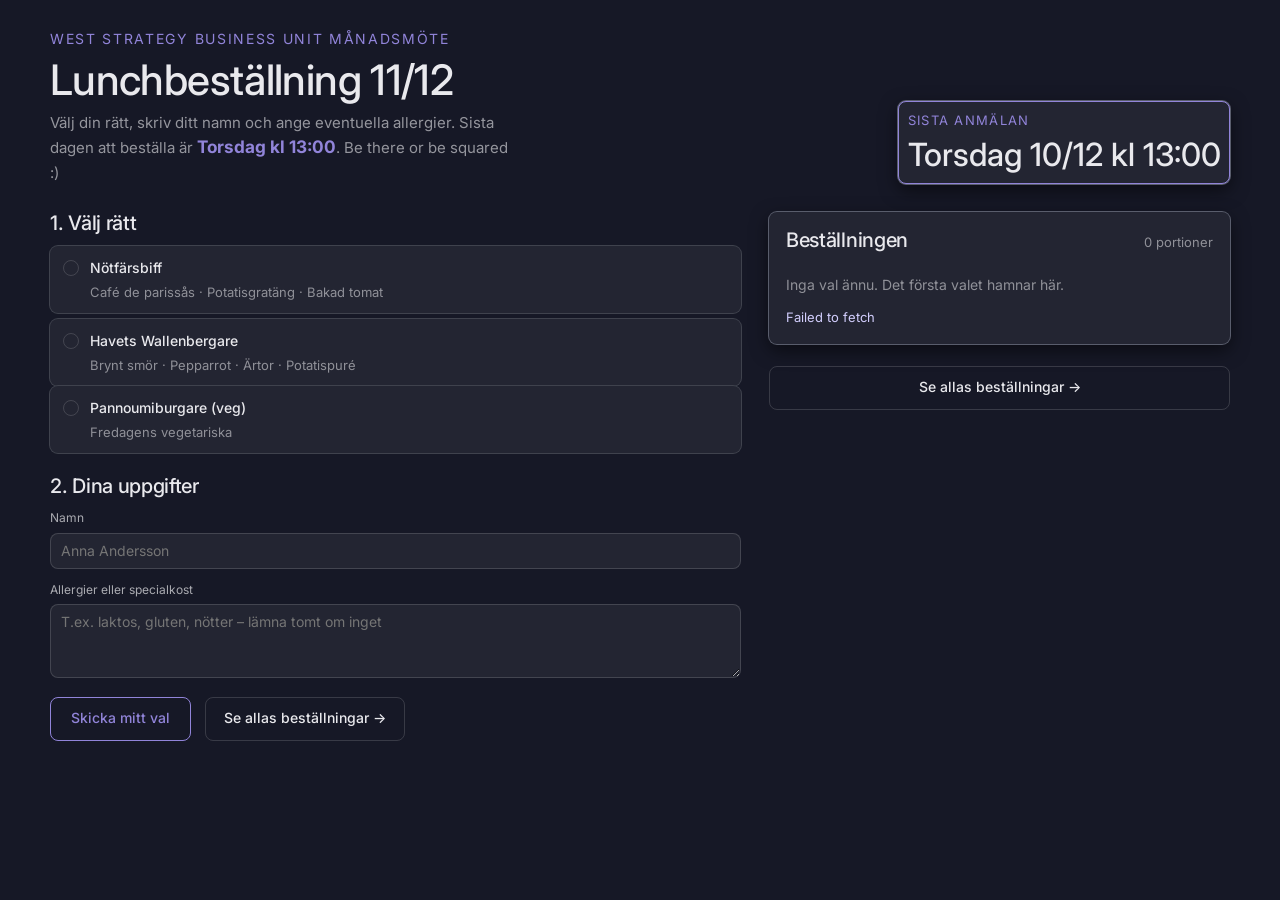
<file: index.html>
<!doctype html>
<html lang="sv" data-theme="dark">
<head>
<meta charset="utf-8">
<meta name="viewport" content="width=device-width, initial-scale=1">
<title>Lunchbeställning – West Strategy BU</title>
<meta name="description" content="Välj din rätt och ange eventuella allergier.">
<meta property="og:type" content="website">
<meta property="og:site_name" content="Lunchbeställning">
<meta property="og:title" content="Lunchbeställning – West Strategy Business Unit månadsmöte">
<meta property="og:description" content="Välj din rätt och ange eventuella allergier.">
<meta property="og:url" content="https://nexerlunchval.vercel.app/">
<meta property="og:image" content="https://nexerlunchval.vercel.app/og-image.png">
<meta property="og:image:width" content="1200">
<meta property="og:image:height" content="630">
<meta name="twitter:card" content="summary_large_image">
<meta name="twitter:title" content="Lunchbeställning – West Strategy Business Unit månadsmöte">
<meta name="twitter:description" content="Välj din rätt och ange eventuella allergier.">
<meta name="twitter:image" content="https://nexerlunchval.vercel.app/og-image.png">
<link rel="preconnect" href="https://fonts.gstatic.com" crossorigin>
<link rel="stylesheet" href="styles.css">
</head>
<body>
<div class="page">
  <div class="wrap">

    <header class="hero">
      <div class="hero-copy">
        <div class="eyebrow">West Strategy Business Unit månadsmöte</div>
        <h1>Lunchbeställning <span id="meeting-date">2/10</span></h1>
        <p class="lede">Välj din rätt, skriv ditt namn och ange eventuella allergier. Sista dagen att beställa är <strong style="color:var(--color-accent);font-size:1.15em">Torsdag kl 13:00</strong>. Be there or be squared :)</p>
      </div>
      <div class="hero-cards">
        <div class="card elev-md deadline-card" style="border:1px solid var(--color-accent)">
          <div class="card-kicker" style="font-size:13px">Sista anmälan</div>
          <div class="card-title" id="deadline-label" style="font-size:32px">Torsdag kl 13:00</div>
        </div>
      </div>
    </header>

    <div id="locked-banner" class="card elev-md locked-card" hidden>
      <div class="card-kicker">Anmälan stängd</div>
      <div class="locked-note">Stopptiden (<span id="locked-deadline"></span>) har passerat – beställningen är skickad till Bistrot. Prata med den som beställer om något måste ändras.</div>
      <a class="btn btn-secondary" href="orders.html" style="align-self:flex-start;min-height:44px;padding-inline:18px">Se allas beställningar →</a>
    </div>

    <div class="lv-grid">

      <form id="lv-form">
        <section>
          <h2>1. Välj rätt</h2>
          <div id="menu-groups"></div>
        </section>

        <section>
          <h2>2. Dina uppgifter</h2>
          <div class="fields-grid">
            <div class="field">
              <label for="lv-name">Namn</label>
              <input class="input" id="lv-name" name="name" type="text" placeholder="Anna Andersson" autocomplete="off">
            </div>
          </div>
          <div class="field">
            <label for="lv-allergy">Allergier eller specialkost</label>
            <textarea class="input" id="lv-allergy" name="allergies" placeholder="T.ex. laktos, gluten, nötter – lämna tomt om inget" style="min-height:74px"></textarea>
          </div>
          <div class="actions-row">
            <button class="btn btn-primary" id="lv-submit" type="submit" style="min-height:44px;padding-inline:20px">Skicka mitt val</button>
            <a class="btn btn-secondary" href="orders.html" style="min-height:44px;padding-inline:18px">Se allas beställningar →</a>
            <span class="notice" id="lv-notice"></span>
          </div>
        </section>
      </form>

      <aside class="summary">
        <div class="card elev-md summary-card">
          <div class="summary-head">
            <h2>Beställningen</h2>
            <span class="count-label" id="count-label">0 portioner</span>
          </div>
          <div class="tally-list" id="tally-list"></div>
          <p class="empty-note" id="empty-note">Inga val ännu. Det första valet hamnar här.</p>
          <p class="error-note" id="error-note" hidden></p>
        </div>

        <a class="btn btn-secondary btn-block" href="orders.html" style="min-height:44px">Se allas beställningar →</a>
      </aside>
    </div>
  </div>
</div>
<script type="module" src="lunchval.js"></script>
</body>
</html>
</file>
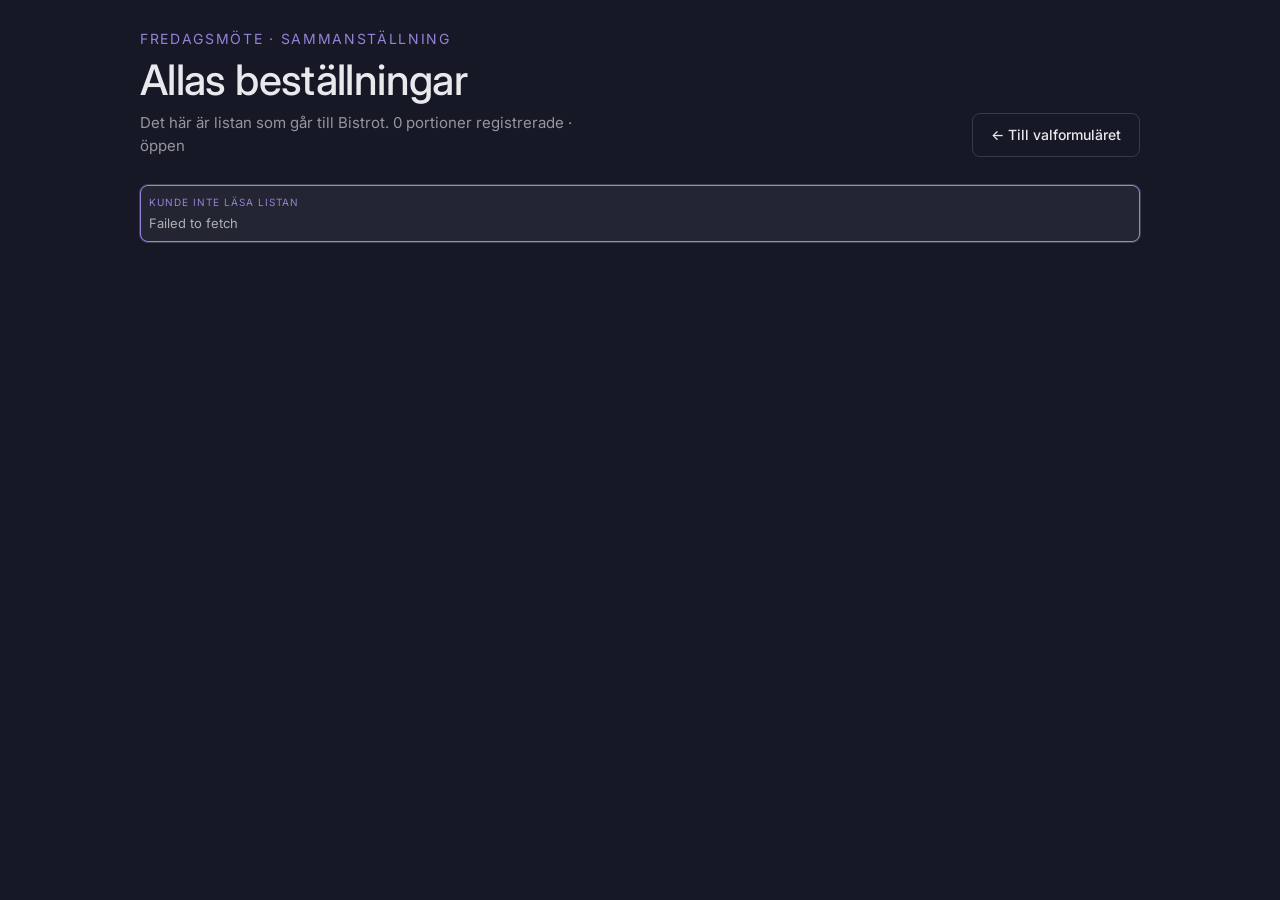
<file: orders.html>
<!doctype html>
<html lang="sv" data-theme="dark">
<head>
<meta charset="utf-8">
<meta name="viewport" content="width=device-width, initial-scale=1">
<title>Allas beställningar – Lunchval</title>
<link rel="preconnect" href="https://fonts.gstatic.com" crossorigin>
<link rel="stylesheet" href="styles.css">
</head>
<body>
<div class="page">
  <div class="wrap wrap-narrow">

    <header class="hero">
      <div class="hero-copy">
        <div class="eyebrow">Fredagsmöte · sammanställning</div>
        <h1>Allas beställningar</h1>
        <p class="lede">Det här är listan som går till Bistrot. <span id="count-label">0 portioner</span> registrerade · <span id="status-label">öppen</span></p>
      </div>
      <a class="btn btn-secondary" href="index.html" style="min-height:44px;padding-inline:18px">← Till valformuläret</a>
    </header>

    <div id="error-card" class="card elev-sm" style="gap:var(--space-1);border:1px solid var(--color-accent)" hidden>
      <div class="card-kicker">Kunde inte läsa listan</div>
      <div id="error-text" style="font-size:13px;color:color-mix(in srgb, var(--color-text) 70%, transparent)"></div>
    </div>

    <div id="orders-section" hidden style="display:flex;flex-direction:column;gap:26px">

      <section class="stack">
        <h2>Antal per rätt</h2>
        <div class="tally-grid" id="tally-grid"></div>
      </section>

      <section class="stack">
        <h2>Vem har valt vad</h2>
        <table class="table">
          <thead>
            <tr>
              <th>Namn</th>
              <th>Rätt</th>
              <th>Allergi / specialkost</th>
              <th></th>
            </tr>
          </thead>
          <tbody id="orders-tbody"></tbody>
        </table>
      </section>

      <section class="stack">
        <div id="allergy-card" class="card elev-sm" style="gap:var(--space-2)" hidden>
          <div class="card-kicker">Att flagga till köket</div>
          <div id="allergy-list"></div>
        </div>
        <div style="display:flex;gap:10px;flex-wrap:wrap">
          <button class="btn btn-primary" id="copy-btn" type="button" style="min-height:44px;padding-inline:18px">Kopiera sammanställning</button>
          <a class="btn btn-secondary" id="mail-link" href="#" style="min-height:44px;padding-inline:18px">Mejla till Bistrot</a>
          <button class="btn btn-ghost" id="clear-btn" type="button">Rensa listan</button>
        </div>
      </section>
    </div>

    <div id="empty-card" class="card elev-sm" style="gap:var(--space-3);padding:var(--space-8);align-items:flex-start" hidden>
      <p style="margin:0;color:color-mix(in srgb, var(--color-text) 60%, transparent)">Ingen har valt något ännu.</p>
    </div>

  </div>
</div>
<script type="module" src="orders.js"></script>
</body>
</html>
</file>
<file: styles.css>
/* Nocturne — design-system tokens and component classes. This file is the source of truth for the system's look. */
@import url('https://fonts.googleapis.com/css2?family=Inter:wght@400;500;600;700&display=swap');

:root {
  --color-bg: #161826;
  --color-surface: #232532;
  --color-text: #e9e9ed;
  --color-accent: #9184d9;
  --color-accent-2: #a7a1db;
  --color-divider: color-mix(in srgb, #e9e9ed 16%, transparent);

  --color-neutral-100: #f3f5fe;
  --color-neutral-200: #e4e7f5;
  --color-neutral-300: #cfd3e5;
  --color-neutral-400: #b2b6ca;
  --color-neutral-500: #9397ab;
  --color-neutral-600: #75798c;
  --color-neutral-700: #595d6c;
  --color-neutral-800: #3f424d;
  --color-neutral-900: #292b31;

  --color-accent-100: #f5f4ff;
  --color-accent-200: #e7e5fe;
  --color-accent-300: #d2cefd;
  --color-accent-400: #b5abfc;
  --color-accent-500: #968ae0;
  --color-accent-600: #796cbf;
  --color-accent-700: #5d5294;
  --color-accent-800: #423a6a;
  --color-accent-900: #2b2741;

  --color-accent-2-100: #f5f4ff;
  --color-accent-2-200: #e7e5fe;
  --color-accent-2-300: #d2cefd;
  --color-accent-2-400: #b5afe8;
  --color-accent-2-500: #9690c9;
  --color-accent-2-600: #7972a9;
  --color-accent-2-700: #5c5783;
  --color-accent-2-800: #423e5d;
  --color-accent-2-900: #2b293a;

  --color-section: #262a60;
  --color-section-glow: #353b80;
  --color-section-ghost: #4c5397;

  --font-heading: "Inter", system-ui, sans-serif;
  --font-heading-weight: 500;
  --font-body: "Inter", system-ui, sans-serif;

  --space-1: 2.8px;
  --space-2: 5.6px;
  --space-3: 8.4px;
  --space-4: 11.2px;
  --space-6: 16.8px;
  --space-8: 22.4px;

  --radius-sm: 4px;
  --radius-md: 8px;
  --radius-lg: 14px;

  --shadow-sm: 0 0 0 1px #3f424d;
  --shadow-md: 0 0 0 1px #595d6c, 0 6px 18px rgba(0,0,0,0.55);
  --shadow-lg: 0 0 0 1px #9397ab, 0 16px 40px rgba(0,0,0,0.65);
}

body {
  background: var(--color-bg);
  color: var(--color-text);
  font-family: var(--font-body);
}
h1, h2, h3, h4 { font-family: var(--font-heading); font-weight: var(--font-heading-weight); }

.lighten{mix-blend-mode:lighten;background-color:transparent}

*, *::before, *::after { box-sizing: border-box; }
body { margin: 0; font-size: 15px; line-height: 1.55; font-weight: 400; }
h1, h2, h3, h4, h5, h6 {
  font-family: var(--font-heading); font-weight: var(--font-heading-weight);
  line-height: 1.12; letter-spacing: -0.015em; margin: 0 0 var(--space-2);
}
h1 { font-size: 42px; }
h2 { font-size: 32px; }
h3 { font-size: 25px; }
h4 { font-size: 20px; }
h5 { font-size: 16px; }
h6 { font-size: 13px; }
h6 { letter-spacing: 0.08em; text-transform: uppercase; }
p { margin: 0 0 var(--space-3); }
a { color: var(--color-accent); text-underline-offset: 3px; }
img { display: block; max-width: 100%; }
figure { margin: 0; }
figcaption {
  font-size: 11px; margin-top: var(--space-1);
  color: color-mix(in srgb, var(--color-text) 55%, transparent);
}
.text-muted { color: color-mix(in srgb, var(--color-text) 55%, transparent); }
.picked-up { text-decoration: line-through; color: color-mix(in srgb, var(--color-text) 55%, transparent); }
:focus { outline: none; }
:focus-visible { outline: 2px solid var(--color-accent); outline-offset: 2px; }
::selection { background: color-mix(in srgb, var(--color-accent) 30%, transparent); }

.hr {
  height: 1px; border: 0; margin: var(--space-4) 0;
  background: linear-gradient(to right,
    transparent, var(--color-divider) 48px,
    var(--color-divider) calc(100% - 48px), transparent);
}

.btn {
  display: inline-flex; align-items: center; justify-content: center; gap: 6px;
  cursor: pointer; text-decoration: none;
  font-family: var(--font-heading); font-weight: var(--font-heading-weight);
  font-size: 14px; line-height: 1.2; color: var(--color-text);
  background: transparent; border: 1px solid transparent;
  padding: var(--space-2) calc(var(--space-3) * 1.2);
  border-radius: var(--radius-md);
}
.btn svg { display: block; }
.btn:disabled { opacity: 0.45; cursor: not-allowed; }
.btn-primary { color: var(--color-accent); border-color: var(--color-accent); }
.btn-primary:hover { background: color-mix(in srgb, var(--color-accent) 12%, transparent); }
.btn-primary:active { background: color-mix(in srgb, var(--color-accent) 22%, transparent); }
.btn-secondary { border-color: var(--color-divider); }
.btn-secondary:hover { background: color-mix(in srgb, var(--color-text) 7%, transparent); }
.btn-secondary:active { background: color-mix(in srgb, var(--color-text) 14%, transparent); }
.btn-ghost { color: var(--color-accent); padding-inline: var(--space-1); }
.btn-ghost:hover { background: color-mix(in srgb, var(--color-accent) 10%, transparent); }
.btn-ghost:active { background: color-mix(in srgb, var(--color-accent) 18%, transparent); }
.btn-icon { width: 36px; height: 36px; padding: 0; }
.btn-block { width: 100%; margin-top: var(--space-2); }

.field > label {
  display: block; font-size: 12px; margin-bottom: 5px;
  color: color-mix(in srgb, var(--color-text) 70%, transparent);
}
.input {
  width: 100%; min-height: 36px; padding: 6px 10px; font: inherit;
  font-size: 14px; color: var(--color-text); caret-color: var(--color-accent);
  background: var(--color-surface);
  border: 1px solid var(--color-divider); border-radius: var(--radius-md);
}
.input:hover { border-color: color-mix(in srgb, var(--color-text) 45%, transparent); }
.input:focus-visible { border-color: var(--color-accent); outline-offset: 0; }
textarea.input { min-height: 90px; resize: vertical; }
.radio { display: inline-flex; align-items: center; gap: 8px; cursor: pointer; font-size: 14px; }
.radio input, .seg-opt input {
  position: absolute; opacity: 0; width: 0; height: 0; pointer-events: none;
}
.radio .dot {
  width: 16px; height: 16px; flex: none; border-radius: 50%;
  border: 1.5px solid var(--color-divider);
}
.radio:hover .dot { border-color: var(--color-accent); }
.radio input:checked + .dot {
  border-color: var(--color-accent); background: var(--color-accent);
  box-shadow: inset 0 0 0 4px var(--color-bg);
}
.radio input:focus-visible + .dot { outline: 2px solid var(--color-accent); outline-offset: 2px; }
.seg {
  display: inline-flex; overflow: hidden;
  border: 1px solid var(--color-divider); border-radius: var(--radius-md);
}
.seg-opt {
  display: inline-flex; align-items: center; gap: 6px;
  padding: 7px 12px; font-size: 13px; cursor: pointer;
}
.seg-opt + .seg-opt { border-left: 1px solid var(--color-divider); }
.seg-opt:has(input:checked) { color: var(--color-accent); box-shadow: inset 0 0 0 1px var(--color-accent); }
.seg-opt:not(:has(input:checked)):hover { background: color-mix(in srgb, var(--color-text) 7%, transparent); }
.seg-opt:has(input:focus-visible) { outline: 2px solid var(--color-accent); outline-offset: -2px; }

.card {
  display: flex; flex-direction: column; gap: var(--space-2);
  padding: var(--space-3); border-radius: var(--radius-md); background: var(--color-surface);
}
.card-kicker { font-size: 10px; letter-spacing: 0.1em; text-transform: uppercase; color: var(--color-accent); }
.card-title {
  font-family: var(--font-heading); font-weight: var(--font-heading-weight);
  font-size: 17px; line-height: 1.2;
}
.card-body { margin: 0; font-size: 13px; opacity: 0.8; flex: 1; }
.card-meta {
  display: flex; align-items: center; gap: 6px; font-size: 11px;
  color: color-mix(in srgb, var(--color-text) 50%, transparent);
}
.elev-sm { box-shadow: var(--shadow-sm); }
.elev-md { box-shadow: var(--shadow-md); }
.elev-lg { box-shadow: var(--shadow-lg); }

.tag {
  display: inline-flex; align-items: center; font-size: 11px;
  letter-spacing: 0.02em; padding: 3px 10px;
  border-radius: calc(var(--radius-md) * 0.75);
}
.tag-accent { background: var(--color-accent-800); color: var(--color-accent-100); }
.tag-accent-2 { background: var(--color-accent-2-800); color: var(--color-accent-2-100); }
.tag-neutral { background: var(--color-neutral-800); color: var(--color-neutral-100); }
.tag-outline { border: 1px solid var(--color-accent); color: var(--color-accent); }

.nav {
  display: flex; align-items: center; gap: var(--space-4);
  padding: var(--space-3) var(--space-4);
  border-bottom: none;
}
.nav-brand {
  font-family: var(--font-heading); font-weight: var(--font-heading-weight);
  font-size: 18px; margin-right: auto;
}
.nav a { color: inherit; text-decoration: none; font-size: 14px; }
.nav a:hover, .nav a[aria-current='page'] { color: var(--color-accent); }

.table { width: 100%; border-collapse: collapse; font-size: 14px; }
.table th {
  text-align: left; font-size: 11px; letter-spacing: 0.08em; text-transform: uppercase;
  color: color-mix(in srgb, var(--color-text) 60%, transparent);
  padding: var(--space-2); border-bottom: 1px solid transparent;
}
.table td {
  padding: var(--space-2);
  border-bottom: 1px solid transparent;
}
.table thead tr {
  background: linear-gradient(to right,
    transparent, var(--color-divider) 48px,
    var(--color-divider) calc(100% - 48px), transparent) no-repeat bottom / 100% 1px;
}
.table tbody tr {
  background: linear-gradient(to right,
    transparent, color-mix(in srgb, var(--color-text) 8%, transparent) 48px,
    color-mix(in srgb, var(--color-text) 8%, transparent) calc(100% - 48px), transparent) no-repeat bottom / 100% 1px;
}
.table tbody tr:hover {
  background:
    linear-gradient(color-mix(in srgb, var(--color-text) 4%, transparent),
                    color-mix(in srgb, var(--color-text) 4%, transparent)) no-repeat 0 0 / 100% 100%,
    linear-gradient(to right,
      transparent, color-mix(in srgb, var(--color-text) 8%, transparent) 48px,
      color-mix(in srgb, var(--color-text) 8%, transparent) calc(100% - 48px), transparent) no-repeat bottom / 100% 1px;
}

.dialog-backdrop {
  position: fixed; inset: 0; display: grid; place-items: center;
  padding: var(--space-4);
  background: color-mix(in srgb, var(--color-neutral-900) 50%, transparent);
}
.dialog {
  width: min(440px, 100%); display: flex; flex-direction: column; gap: var(--space-3);
  padding: var(--space-4); border-radius: var(--radius-lg);
  background: var(--color-surface); box-shadow: var(--shadow-lg);
}
.dialog-title {
  font-family: var(--font-heading); font-weight: var(--font-heading-weight);
  font-size: 20px;
}
.dialog-body { font-size: 14px; opacity: 0.85; }
.dialog-actions { display: flex; justify-content: flex-end; gap: var(--space-2); margin-top: var(--space-2); }

/* ── Lunchval app layout ─────────────────────────────────────────────── */

.page { min-height: 100vh; font-family: var(--font-body); color: var(--color-text); padding: 28px 32px 64px; }
.wrap { max-width: 1180px; margin: 0 auto; display: flex; flex-direction: column; gap: 28px; }
.wrap-narrow { max-width: 1000px; }

.hero { display: flex; align-items: flex-end; gap: 24px; flex-wrap: wrap; }
.hero-copy { flex: 1 1 340px; }
.eyebrow { font-size: 14px; letter-spacing: 0.12em; text-transform: uppercase; color: var(--color-accent); }
.hero h1 { font-size: 42px; margin: 6px 0 8px; }
.lede { max-width: 52ch; margin: 0; color: color-mix(in srgb, var(--color-text) 60%, transparent); }
.hero-cards { display: flex; gap: 10px; flex-wrap: wrap; }
.deadline-card { width: 100%; max-width: 462px; min-width: 150px; min-height: 76px; }

.locked-card { gap: var(--space-2); border: 1px solid var(--color-accent); }
.locked-note { font-size: 14px; color: color-mix(in srgb, var(--color-text) 70%, transparent); }

.lv-grid { display: grid; grid-template-columns: minmax(0, 1.5fr) minmax(300px, 1fr); gap: 28px; align-items: start; }
#lv-form { display: flex; flex-direction: column; gap: 22px; min-width: 0; }
#lv-form section, .stack { display: flex; flex-direction: column; gap: 12px; }
#lv-form section h2 { font-size: 20px; margin: 0; }

.menu-group { display: flex; flex-direction: column; gap: 6px; }
.menu-group h6 { margin: 6px 0 2px; color: color-mix(in srgb, var(--color-text) 60%, transparent); }
.dish { display: flex; align-items: flex-start; gap: 11px; padding: 11px 13px; border-radius: var(--radius-md); background: var(--color-surface); box-shadow: var(--shadow-sm); }
.dish .dot { margin-top: 3px; }
.dish-main { display: flex; flex-direction: column; gap: 3px; }
.dish-name-row { display: flex; align-items: center; gap: 8px; flex-wrap: wrap; }
.dish-name { font-weight: 500; }
.dish-desc { font-size: 13px; color: color-mix(in srgb, var(--color-text) 55%, transparent); }
.fine-print { font-size: 12px; margin: 2px 0 0; color: color-mix(in srgb, var(--color-text) 50%, transparent); }

.fields-grid { display: grid; grid-template-columns: repeat(auto-fit, minmax(220px, 1fr)); gap: 14px; }
.actions-row { display: flex; align-items: center; gap: 14px; flex-wrap: wrap; }
.notice { font-size: 13px; color: var(--color-accent); }

aside.summary { display: flex; flex-direction: column; gap: 16px; position: sticky; top: 28px; }
.summary-card { padding: var(--space-6); gap: var(--space-4); }
.summary-head { display: flex; align-items: baseline; gap: 10px; }
.summary-head h2 { font-size: 20px; margin: 0; }
.count-label { margin-left: auto; font-size: 13px; color: color-mix(in srgb, var(--color-text) 55%, transparent); }
.tally-list { display: flex; flex-direction: column; gap: 7px; }
.tally-row { display: flex; gap: 10px; align-items: baseline; font-size: 14px; }
.tally-row .dish-label { flex: 1; }
.tally-row .n { color: var(--color-accent); font-variant-numeric: tabular-nums; }
.empty-note { margin: 0; font-size: 14px; color: color-mix(in srgb, var(--color-text) 55%, transparent); }
.error-note { margin: 0; font-size: 13px; color: var(--color-accent-300); }
.contact-card { gap: var(--space-2); }
.contact-line { font-size: 13px; color: color-mix(in srgb, var(--color-text) 60%, transparent); }
.contact-links { font-size: 13px; }

.tally-grid { display: grid; grid-template-columns: repeat(auto-fit, minmax(190px, 1fr)); gap: 12px; }
.tally-card .card-title { font-size: 28px; font-variant-numeric: tabular-nums; }

[hidden] { display: none !important; }

@media (max-width: 760px) {
  .lv-grid { grid-template-columns: 1fr; }
  aside.summary { position: static; }
  .page { padding: 20px 16px 48px; }
}
</file>
